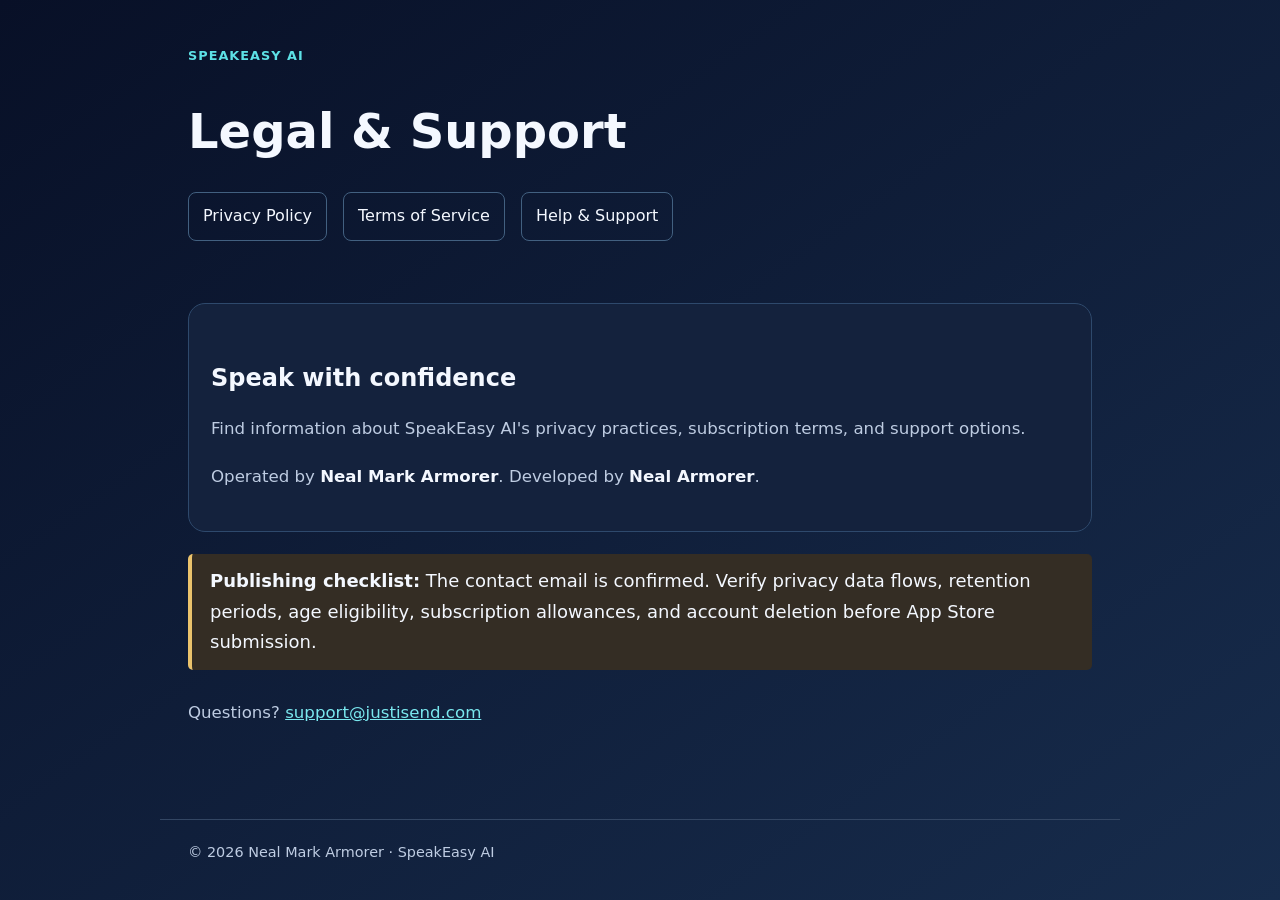
<file: index.html>
<!doctype html><html lang="en"><head><meta charset="utf-8"><meta name="viewport" content="width=device-width,initial-scale=1"><title>SpeakEasy AI — Legal & Support</title><link rel="stylesheet" href="style.css"></head><body><header><span class="tag">SpeakEasy AI</span><h1>Legal & Support</h1><nav aria-label="Main navigation"><a href="privacy.html">Privacy Policy</a><a href="terms.html">Terms of Service</a><a href="support.html">Help & Support</a></nav></header><main><div class="card"><h2>Speak with confidence</h2><p>Find information about SpeakEasy AI's privacy practices, subscription terms, and support options.</p><p>Operated by <strong>Neal Mark Armorer</strong>. Developed by <strong>Neal Armorer</strong>.</p></div><div class="notice"><strong>Publishing checklist:</strong> The contact email is confirmed. Verify privacy data flows, retention periods, age eligibility, subscription allowances, and account deletion before App Store submission.</div><p>Questions? <a href="mailto:support@justisend.com">support@justisend.com</a></p></main><footer>© 2026 Neal Mark Armorer · SpeakEasy AI</footer></body></html>
</file>
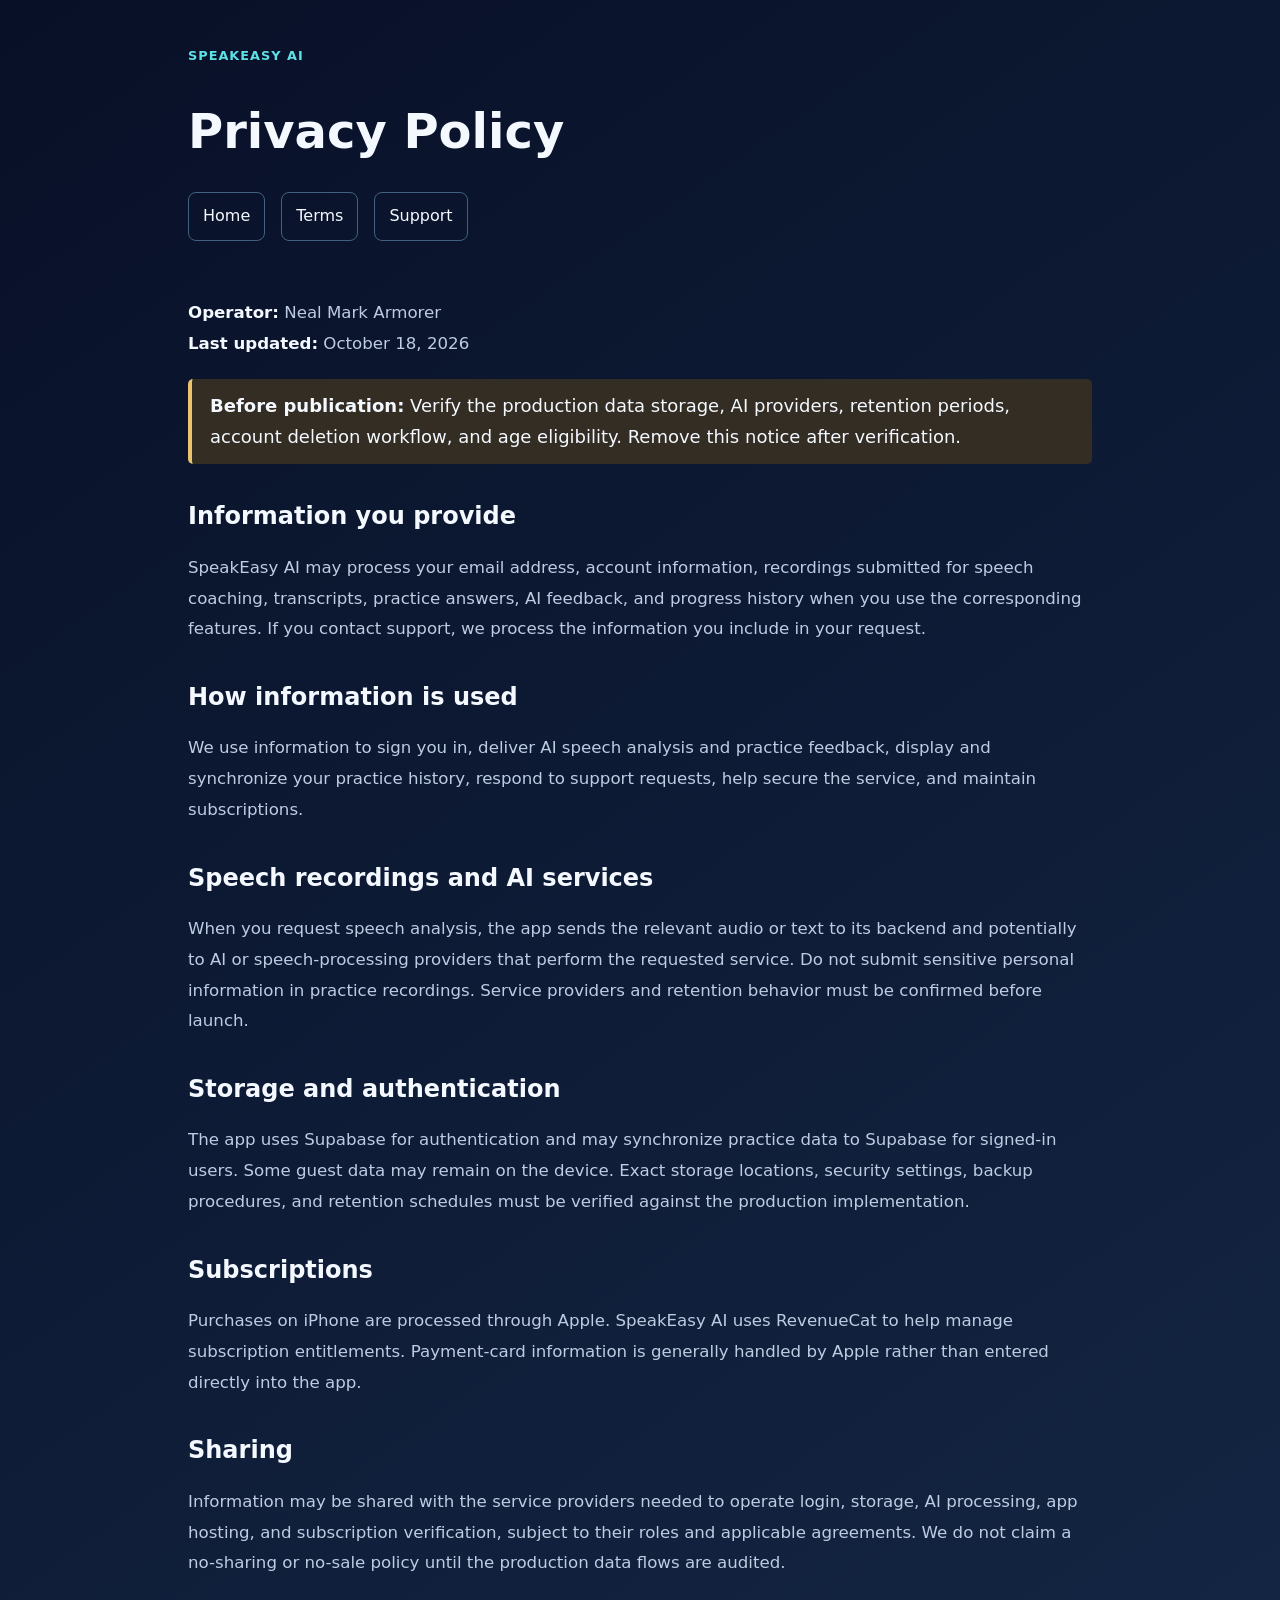
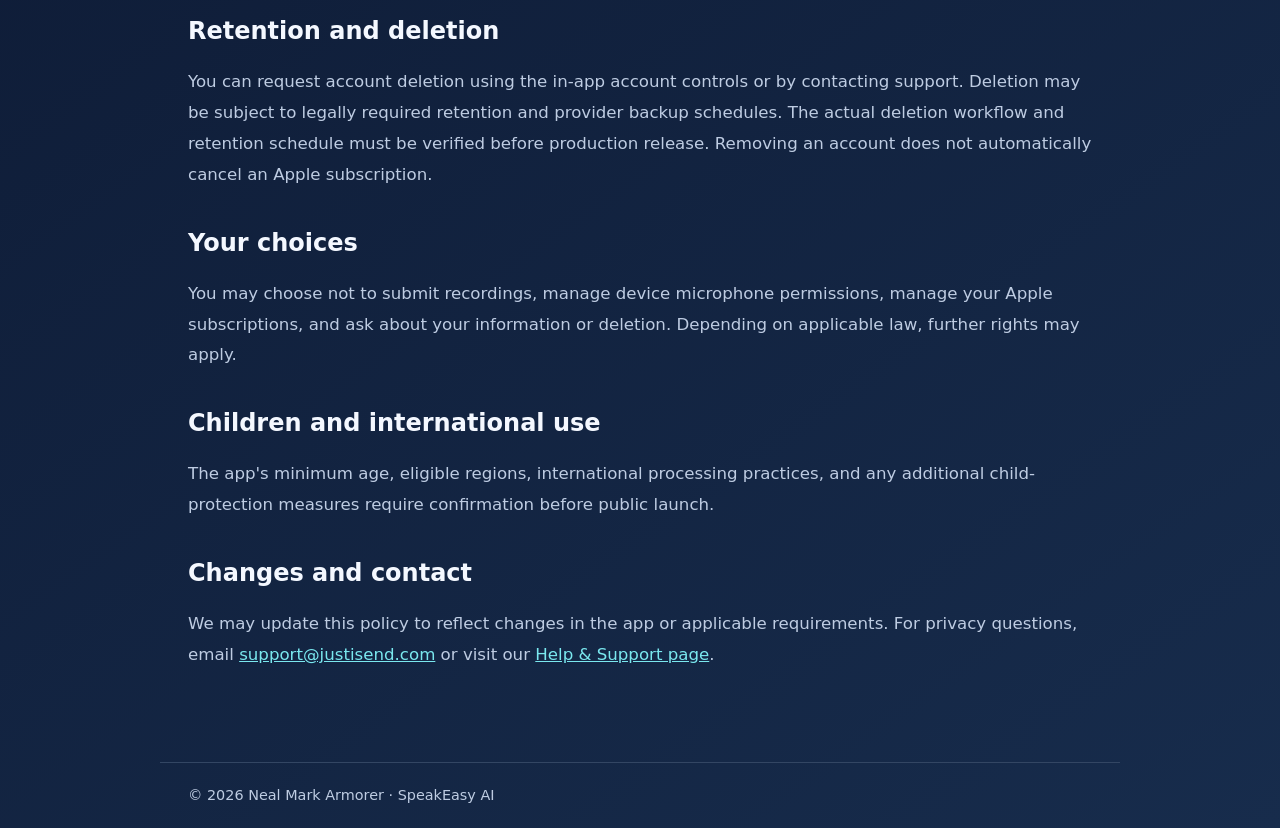
<file: privacy.html>
<!doctype html><html lang="en"><head><meta charset="utf-8"><meta name="viewport" content="width=device-width,initial-scale=1"><title>Privacy Policy — SpeakEasy AI</title><link rel="stylesheet" href="style.css"></head><body><header><span class="tag">SpeakEasy AI</span><h1>Privacy Policy</h1><nav aria-label="Main navigation"><a href="index.html">Home</a><a href="terms.html">Terms</a><a href="support.html">Support</a></nav></header><main><p><strong>Operator:</strong> Neal Mark Armorer<br><strong>Last updated:</strong> October 18, 2026</p><div class="notice"><strong>Before publication:</strong> Verify the production data storage, AI providers, retention periods, account deletion workflow, and age eligibility. Remove this notice after verification.</div><h2>Information you provide</h2><p>SpeakEasy AI may process your email address, account information, recordings submitted for speech coaching, transcripts, practice answers, AI feedback, and progress history when you use the corresponding features. If you contact support, we process the information you include in your request.</p><h2>How information is used</h2><p>We use information to sign you in, deliver AI speech analysis and practice feedback, display and synchronize your practice history, respond to support requests, help secure the service, and maintain subscriptions.</p><h2>Speech recordings and AI services</h2><p>When you request speech analysis, the app sends the relevant audio or text to its backend and potentially to AI or speech-processing providers that perform the requested service. Do not submit sensitive personal information in practice recordings. Service providers and retention behavior must be confirmed before launch.</p><h2>Storage and authentication</h2><p>The app uses Supabase for authentication and may synchronize practice data to Supabase for signed-in users. Some guest data may remain on the device. Exact storage locations, security settings, backup procedures, and retention schedules must be verified against the production implementation.</p><h2>Subscriptions</h2><p>Purchases on iPhone are processed through Apple. SpeakEasy AI uses RevenueCat to help manage subscription entitlements. Payment-card information is generally handled by Apple rather than entered directly into the app.</p><h2>Sharing</h2><p>Information may be shared with the service providers needed to operate login, storage, AI processing, app hosting, and subscription verification, subject to their roles and applicable agreements. We do not claim a no-sharing or no-sale policy until the production data flows are audited.</p><h2>Retention and deletion</h2><p>You can request account deletion using the in-app account controls or by contacting support. Deletion may be subject to legally required retention and provider backup schedules. The actual deletion workflow and retention schedule must be verified before production release. Removing an account does not automatically cancel an Apple subscription.</p><h2>Your choices</h2><p>You may choose not to submit recordings, manage device microphone permissions, manage your Apple subscriptions, and ask about your information or deletion. Depending on applicable law, further rights may apply.</p><h2>Children and international use</h2><p>The app's minimum age, eligible regions, international processing practices, and any additional child-protection measures require confirmation before public launch.</p><h2>Changes and contact</h2><p>We may update this policy to reflect changes in the app or applicable requirements. For privacy questions, email <a href="mailto:support@justisend.com">support@justisend.com</a> or visit our <a href="support.html">Help & Support page</a>.</p></main><footer>© 2026 Neal Mark Armorer · SpeakEasy AI</footer></body></html>
</file>
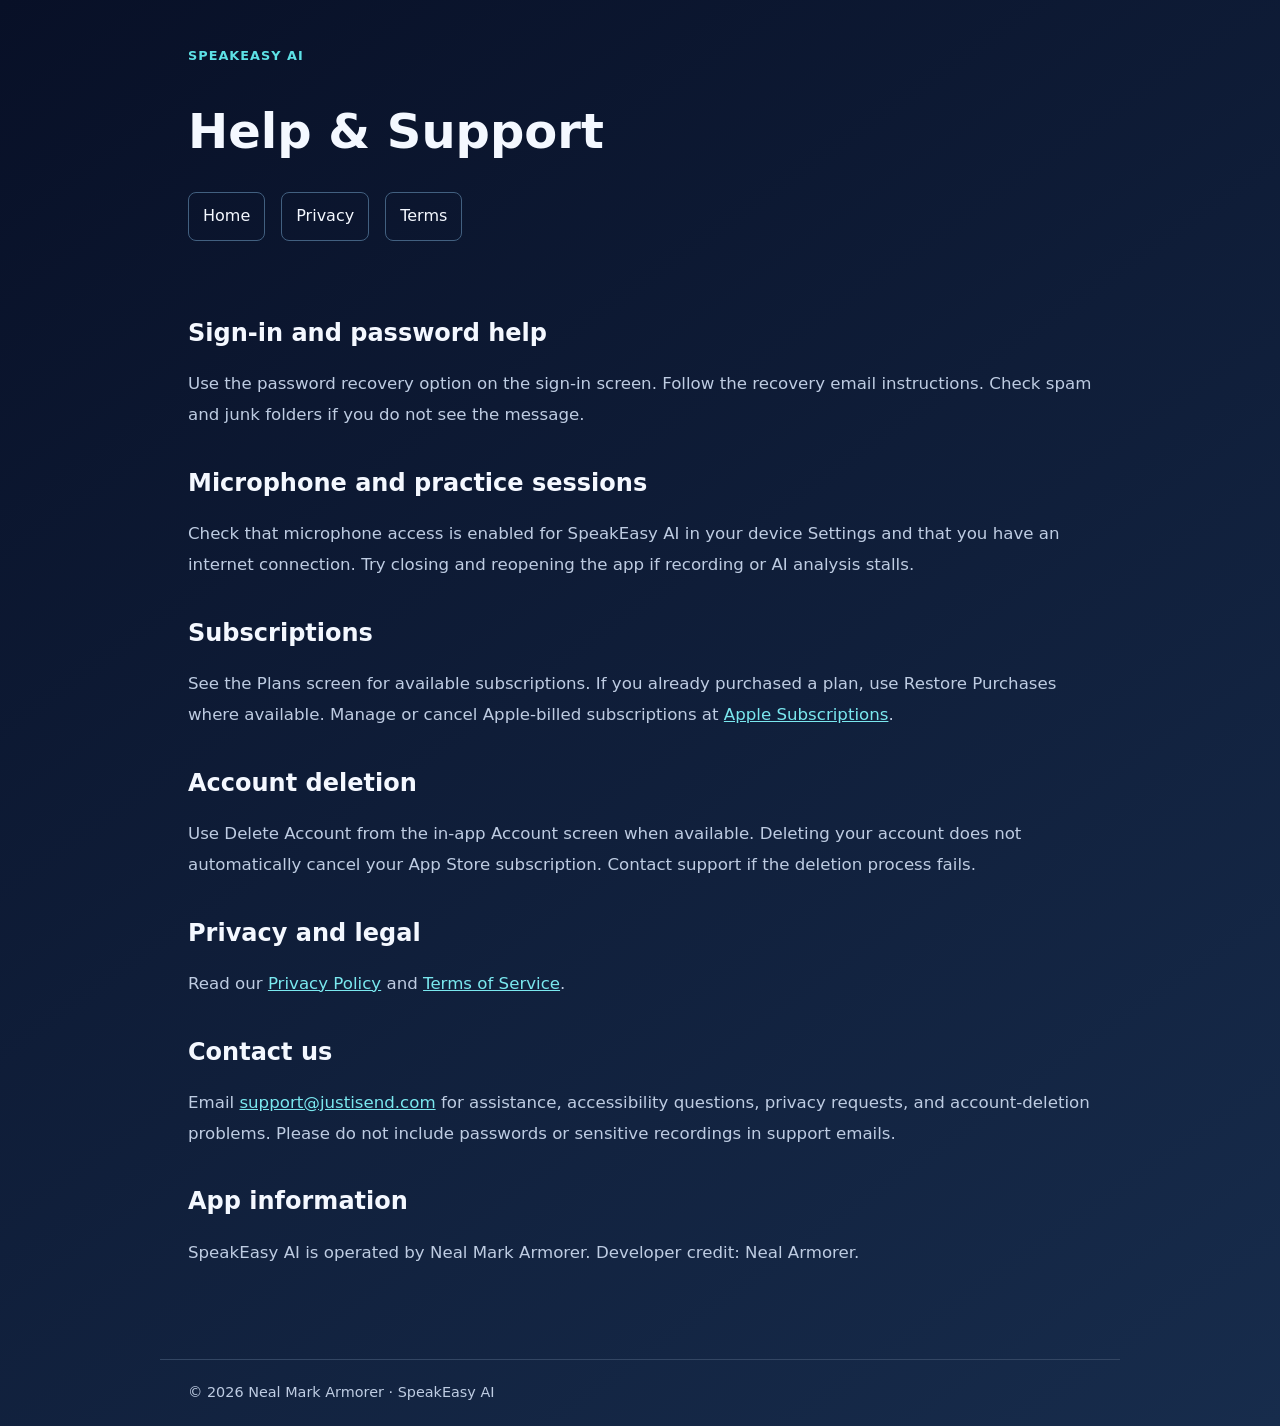
<file: support.html>
<!doctype html><html lang="en"><head><meta charset="utf-8"><meta name="viewport" content="width=device-width,initial-scale=1"><title>Help & Support — SpeakEasy AI</title><link rel="stylesheet" href="style.css"></head><body><header><span class="tag">SpeakEasy AI</span><h1>Help & Support</h1><nav aria-label="Main navigation"><a href="index.html">Home</a><a href="privacy.html">Privacy</a><a href="terms.html">Terms</a></nav></header><main><h2>Sign-in and password help</h2><p>Use the password recovery option on the sign-in screen. Follow the recovery email instructions. Check spam and junk folders if you do not see the message.</p><h2>Microphone and practice sessions</h2><p>Check that microphone access is enabled for SpeakEasy AI in your device Settings and that you have an internet connection. Try closing and reopening the app if recording or AI analysis stalls.</p><h2>Subscriptions</h2><p>See the Plans screen for available subscriptions. If you already purchased a plan, use Restore Purchases where available. Manage or cancel Apple-billed subscriptions at <a href="https://apps.apple.com/account/subscriptions">Apple Subscriptions</a>.</p><h2>Account deletion</h2><p>Use Delete Account from the in-app Account screen when available. Deleting your account does not automatically cancel your App Store subscription. Contact support if the deletion process fails.</p><h2>Privacy and legal</h2><p>Read our <a href="privacy.html">Privacy Policy</a> and <a href="terms.html">Terms of Service</a>.</p><h2>Contact us</h2><p>Email <a href="mailto:support@justisend.com">support@justisend.com</a> for assistance, accessibility questions, privacy requests, and account-deletion problems. Please do not include passwords or sensitive recordings in support emails.</p><h2>App information</h2><p>SpeakEasy AI is operated by Neal Mark Armorer. Developer credit: Neal Armorer.</p></main><footer>© 2026 Neal Mark Armorer · SpeakEasy AI</footer></body></html>
</file>
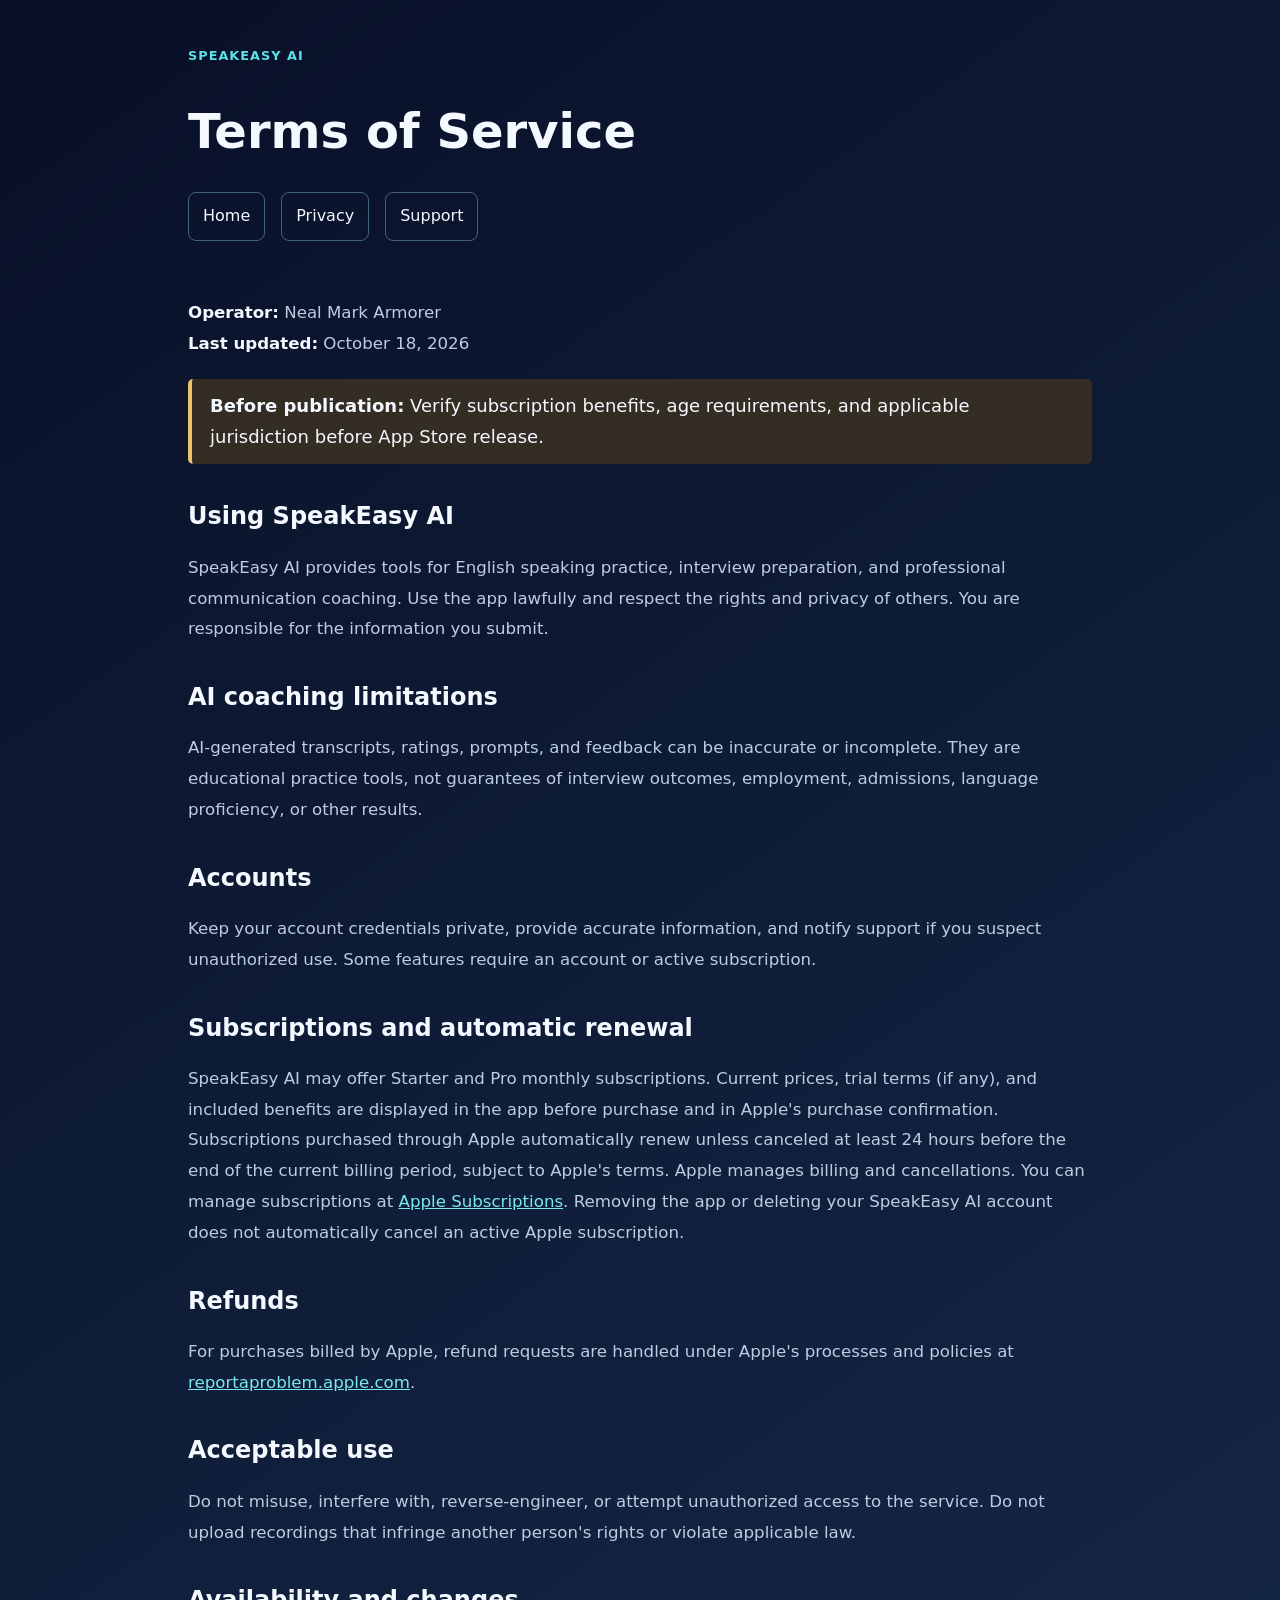
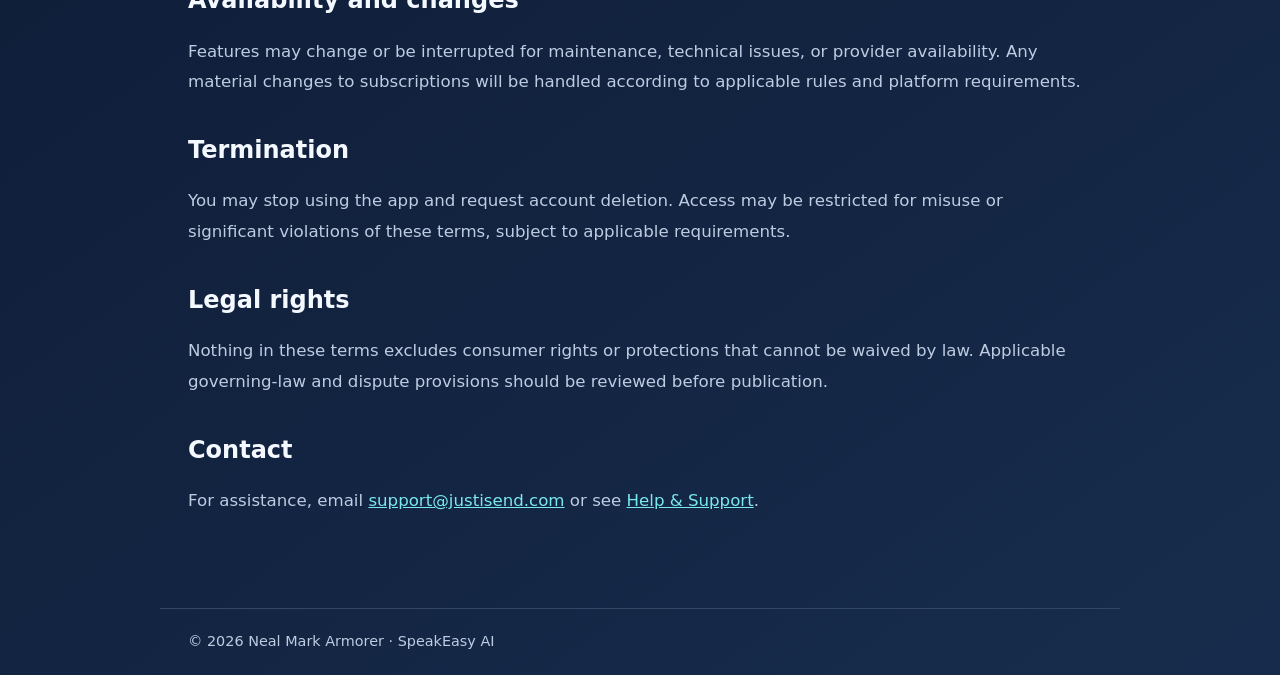
<file: terms.html>
<!doctype html><html lang="en"><head><meta charset="utf-8"><meta name="viewport" content="width=device-width,initial-scale=1"><title>Terms of Service — SpeakEasy AI</title><link rel="stylesheet" href="style.css"></head><body><header><span class="tag">SpeakEasy AI</span><h1>Terms of Service</h1><nav aria-label="Main navigation"><a href="index.html">Home</a><a href="privacy.html">Privacy</a><a href="support.html">Support</a></nav></header><main><p><strong>Operator:</strong> Neal Mark Armorer<br><strong>Last updated:</strong> October 18, 2026</p><div class="notice"><strong>Before publication:</strong> Verify subscription benefits, age requirements, and applicable jurisdiction before App Store release.</div><h2>Using SpeakEasy AI</h2><p>SpeakEasy AI provides tools for English speaking practice, interview preparation, and professional communication coaching. Use the app lawfully and respect the rights and privacy of others. You are responsible for the information you submit.</p><h2>AI coaching limitations</h2><p>AI-generated transcripts, ratings, prompts, and feedback can be inaccurate or incomplete. They are educational practice tools, not guarantees of interview outcomes, employment, admissions, language proficiency, or other results.</p><h2>Accounts</h2><p>Keep your account credentials private, provide accurate information, and notify support if you suspect unauthorized use. Some features require an account or active subscription.</p><h2>Subscriptions and automatic renewal</h2><p>SpeakEasy AI may offer Starter and Pro monthly subscriptions. Current prices, trial terms (if any), and included benefits are displayed in the app before purchase and in Apple's purchase confirmation. Subscriptions purchased through Apple automatically renew unless canceled at least 24 hours before the end of the current billing period, subject to Apple's terms. Apple manages billing and cancellations. You can manage subscriptions at <a href="https://apps.apple.com/account/subscriptions">Apple Subscriptions</a>. Removing the app or deleting your SpeakEasy AI account does not automatically cancel an active Apple subscription.</p><h2>Refunds</h2><p>For purchases billed by Apple, refund requests are handled under Apple's processes and policies at <a href="https://reportaproblem.apple.com/">reportaproblem.apple.com</a>.</p><h2>Acceptable use</h2><p>Do not misuse, interfere with, reverse-engineer, or attempt unauthorized access to the service. Do not upload recordings that infringe another person's rights or violate applicable law.</p><h2>Availability and changes</h2><p>Features may change or be interrupted for maintenance, technical issues, or provider availability. Any material changes to subscriptions will be handled according to applicable rules and platform requirements.</p><h2>Termination</h2><p>You may stop using the app and request account deletion. Access may be restricted for misuse or significant violations of these terms, subject to applicable requirements.</p><h2>Legal rights</h2><p>Nothing in these terms excludes consumer rights or protections that cannot be waived by law. Applicable governing-law and dispute provisions should be reviewed before publication.</p><h2>Contact</h2><p>For assistance, email <a href="mailto:support@justisend.com">support@justisend.com</a> or see <a href="support.html">Help & Support</a>.</p></main><footer>© 2026 Neal Mark Armorer · SpeakEasy AI</footer></body></html>
</file>
<file: style.css>
:root{color-scheme:dark;--bg:#080f26;--card:#14223d;--txt:#f4f8ff;--muted:#becce2;--accent:#5de1e6}*{box-sizing:border-box}body{margin:0;background:linear-gradient(145deg,#081027,#172c4c);color:var(--txt);font:17px/1.7 system-ui,-apple-system,'Segoe UI',sans-serif;min-height:100vh}header,main,footer{max-width:900px;margin:auto;padding:20px 28px}header{padding-top:38px}a{color:#7ae8ef}nav{display:flex;gap:16px;flex-wrap:wrap}nav a{color:var(--txt);text-decoration:none;padding:7px 12px;border:1px solid #426080;border-radius:8px}h1{font-size:clamp(2rem,5vw,3rem);line-height:1.2}h2{font-size:1.35rem;margin-top:30px}p,li{color:var(--muted)}strong{color:#f4f8ff}.card{background:var(--card);border:1px solid #2e496c;border-radius:17px;padding:22px;margin:22px 0}.notice{border-left:4px solid #ebc36c;padding:12px 18px;background:#342d24}footer{font-size:.9rem;border-top:1px solid #334663;margin-top:32px;color:var(--muted)}.tag{color:var(--accent);font-weight:700;letter-spacing:.08em;text-transform:uppercase;font-size:.8rem}a:focus-visible{outline:3px solid var(--accent);outline-offset:2px}

/* Readability improvements for legal documents */
header,main,footer{max-width:960px}body{font-size:18px;line-height:1.8}main p,main li{font-size:1.04rem;line-height:1.85}main h2{font-size:1.5rem;line-height:1.35;margin-top:2.25rem}main{padding-bottom:42px}nav a{font-size:1rem;padding:9px 14px}.notice{border-radius:5px;line-height:1.7;margin:20px 0 28px}@media (max-width:600px){header,main,footer{padding-left:20px;padding-right:20px}body{font-size:17px}main p,main li{font-size:1rem}main h2{font-size:1.35rem}}
</file>
